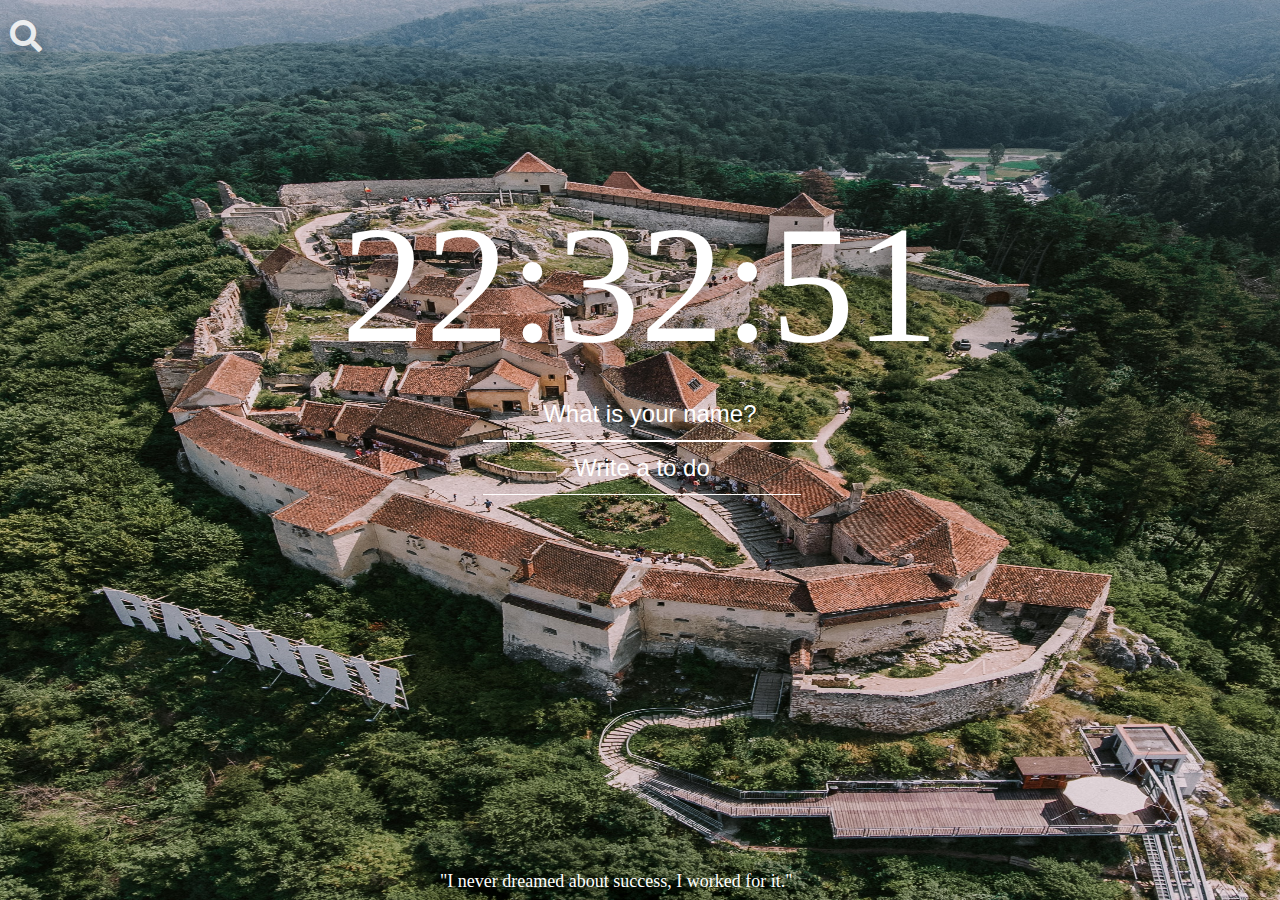
<file: index.html>
<!DOCTYPE html>
<html lang="en">
<head>
    <meta charset="UTF-8">
    <meta name="viewport" content="width=device-width, initial-scale=1.0">
    <link rel="stylesheet" href="./css/style.css">
    <title>Momentum</title>
    <link
    rel="stylesheet"
    href="https://cdnjs.cloudflare.com/ajax/libs/font-awesome/5.8.2/css/all.min.css"
  />
</head>
<body>
    <section class="header__section">
        <header class="header__top">
            <div class="left__section">
                <i class="fas fa-search fa-2x"></i>
                <div class="search__menu bubble">
                    <ul class="links">
                        <li>
                            <i class="fab fa-neos"></i>
                            <a href="https://www.naver.com" target="_blink">Naver</a>
                        </li>
                        <li>
                            <i class="fab fa-google"></i>
                            <a href="https://www.google.com" target="_blink">Google</a>
                        </li>
                        <li>
                            <i class="fab fa-youtube"></i>
                            <a href="https://www.youtube.com" target="_blink">YouTube</a>
                        </li>
                    </ul>
                </div>
            </div>
            <div class="right__section">
                <i id="weather-icon" ></i>
                <div class="condition">
                    <div class="js-weather"></div>
                    <span class="js-place"></span>  
                </div>
            </div>
        </header>
    </section>
    <div class="content__container">
        <div class="clock__section">
            <div class="clock__container">
                <h1 class="time">00:00</h1>
            </div> 
        </div>
        <section class="input__section">
            <form class="input__form form">
                <input class="askUserName" type="text" placeholder="What is your name?">
            </form>
            <span class="js-sayHello"></span>
        </section>
        <section class="todo__section">
            <form class="toDoForm">
                <input class="toDoInput" type="text" placeholder="Write a to do">
            </form>
            <ul class="toDoList"></ul>
        </section>
        
    </div>
    <section class="bottom__section">
        <span class="lesson__text"></span>
    </section>
    <script src="./script/clock.js"></script>
    <script src="./script/sayHello.js"></script>
    <script src="./script/background.js"></script>
    <script src="./script/todo.js"></script>
    <script src="./script/weather.js"></script>
    <script src="./script/lesson.js"></script>
    <script src="./script/header.js"></script>
</body>
</html>
</file>
<file: css/style.css>
@import "./reset.css";
@import "./sayHello.css";
@import "./background.css";
@import "./toDo.css";
@import "./lesson.css";
@import "./header.css";

:root{
    --main-color : #ffffff;
    --bg-color : black;
}

body{
    text-shadow: 0px 10px 25px rgba(0,0,0,0.5);
}

.content__container{
    position: relative;
    top: 100px;
    width: 100%;
    height: 100%;
    display: flex;
    flex-direction: column;
    align-items: center;
    justify-content: center;
}

.clock__container{
    margin: 20px 0;
}

.clock__container .time{
    font-size: 1050%;
    color: var(--main-color);
}

.time{
    vertical-align: baseline;
}
</file>
